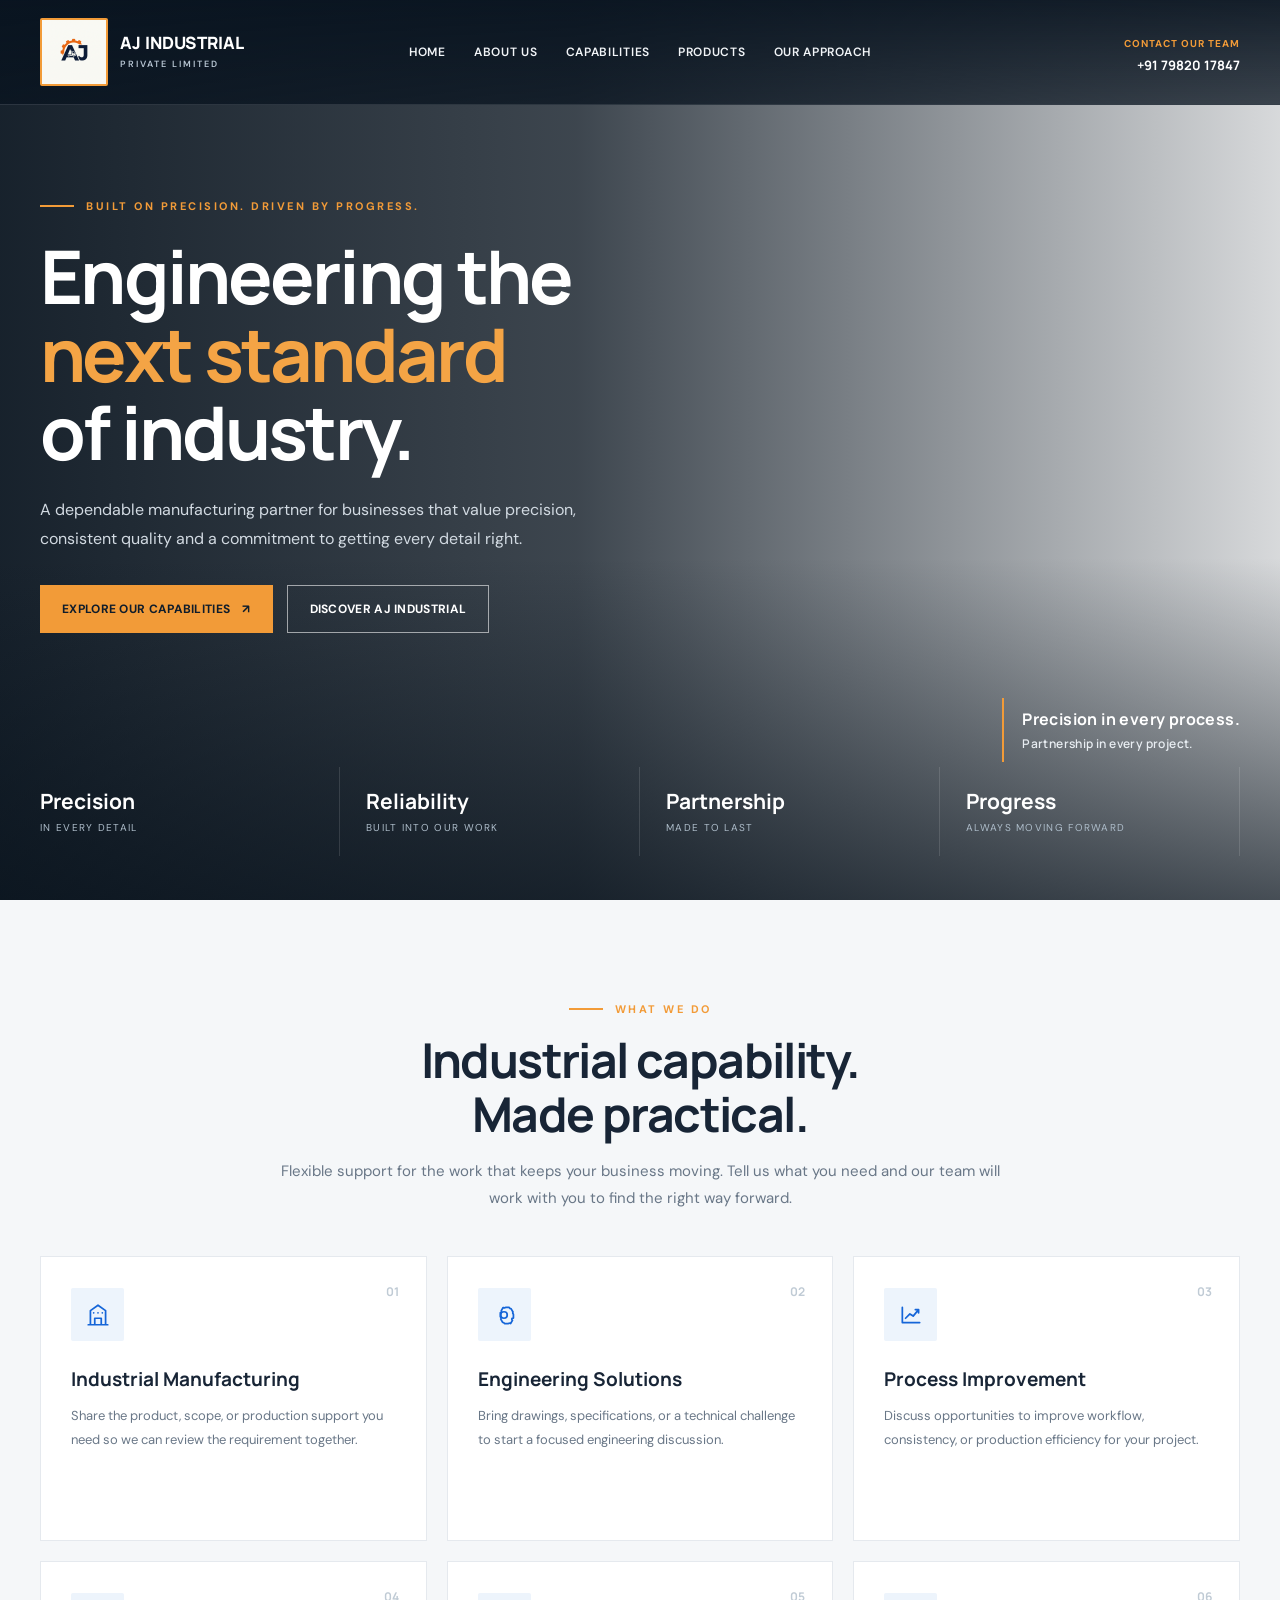
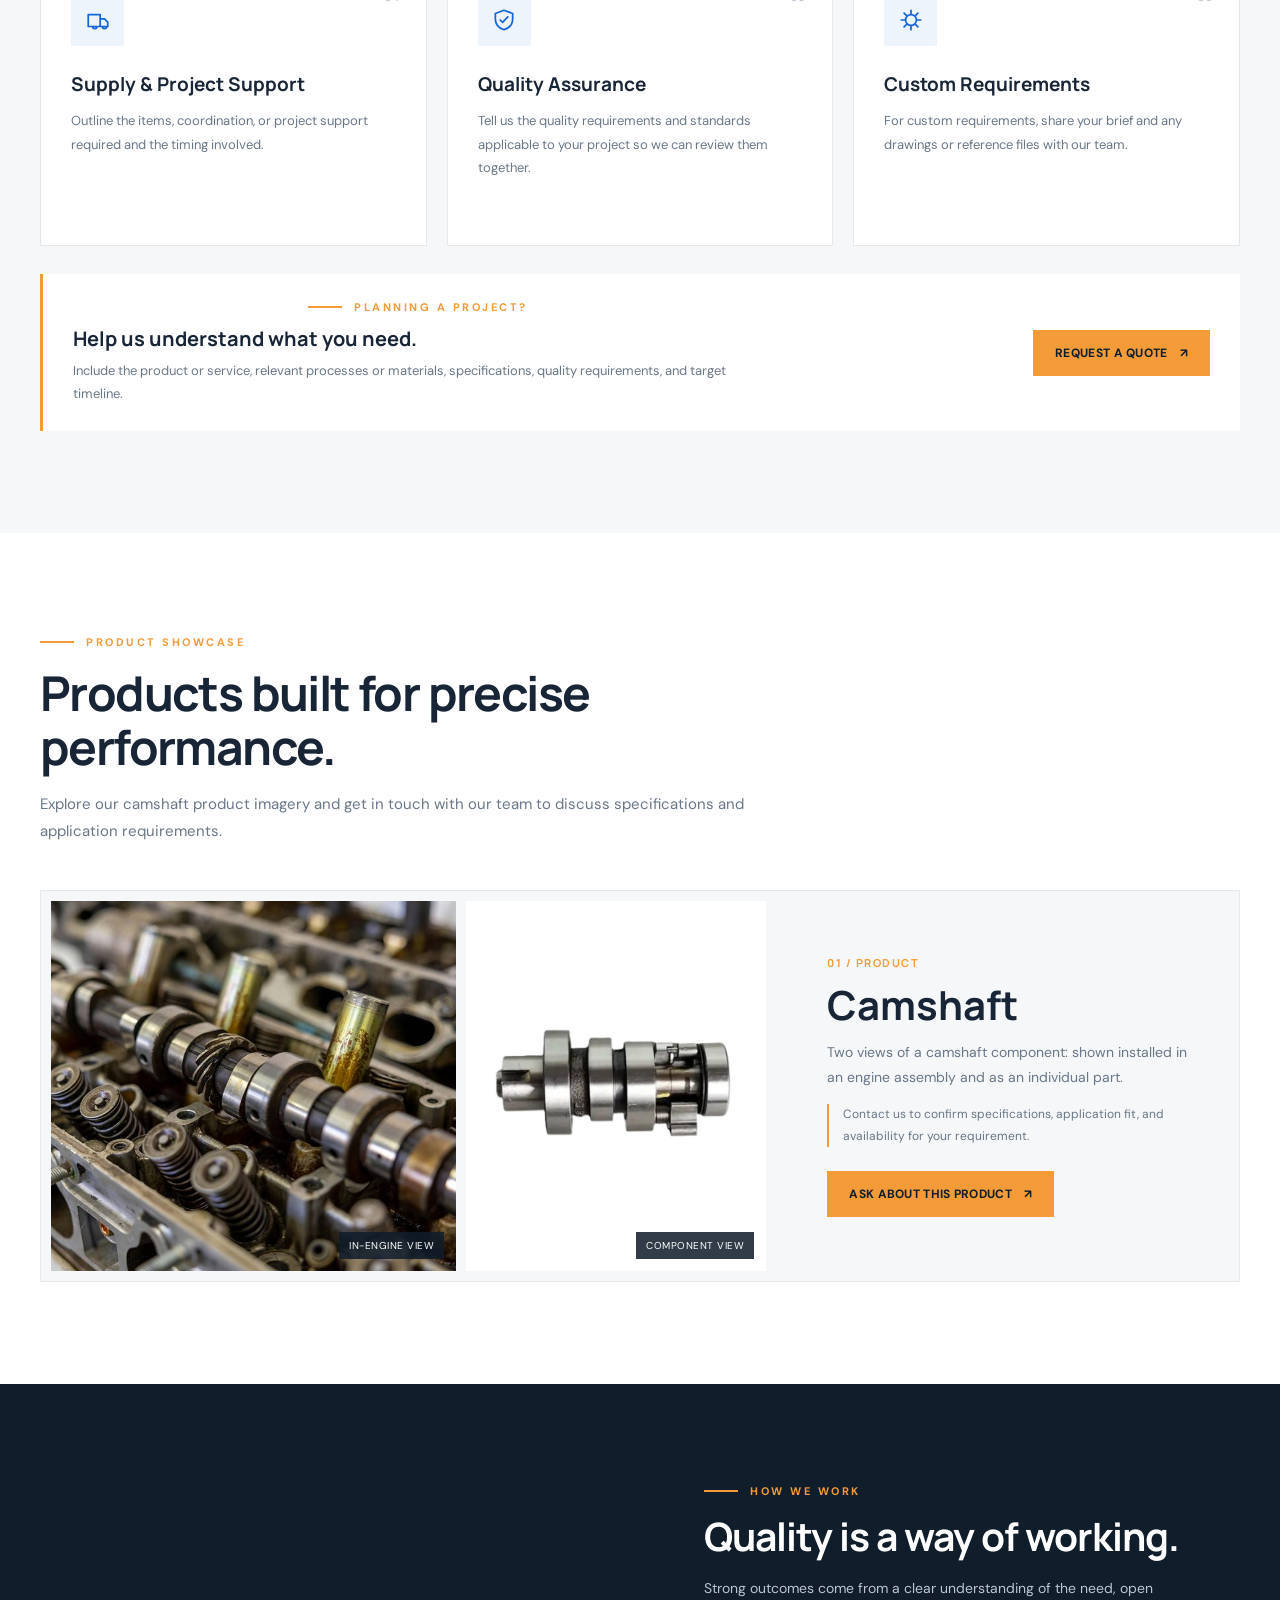
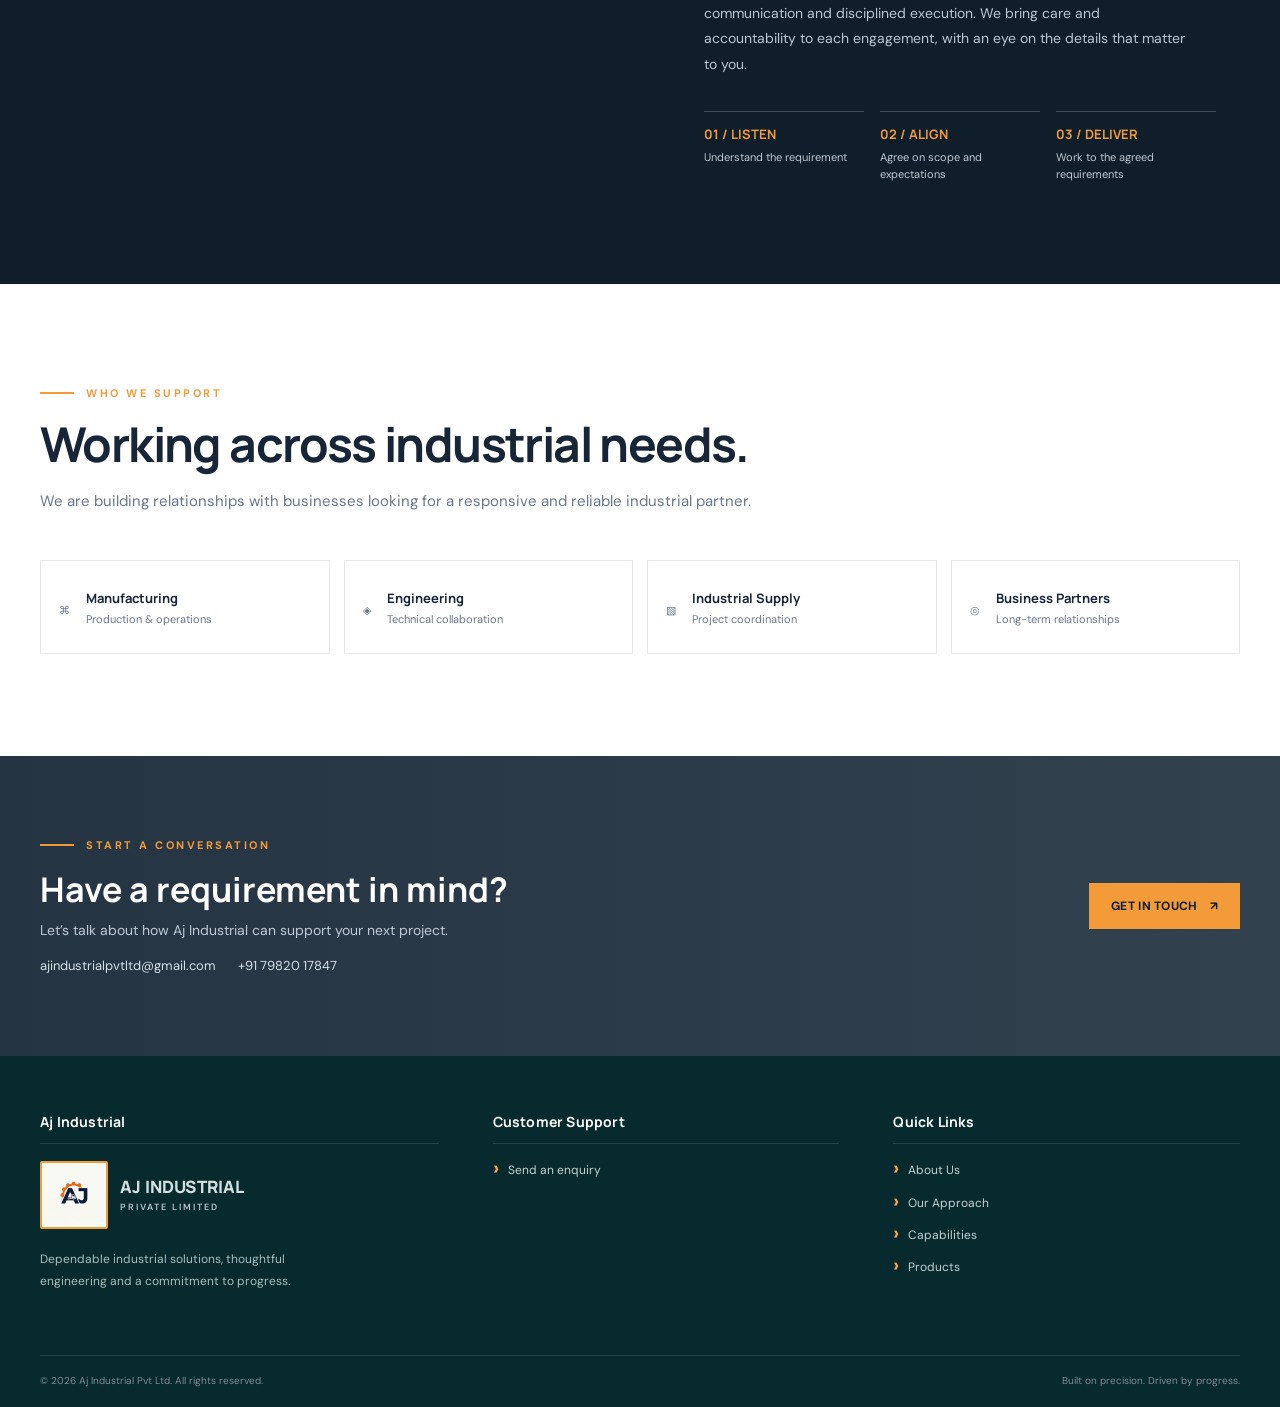
<file: index.html>
<!doctype html>
<html lang="en">
  <head>
    <meta charset="utf-8" />
    <meta name="viewport" content="width=device-width, initial-scale=1" />
    <meta name="theme-color" content="#101d2b" />
    <link rel="icon" type="image/png" href="Visuals/Favicon.png" />
    <meta name="description" content="Aj Industrial Pvt Ltd — precision manufacturing and dependable industrial solutions." />
    <title>
      Aj Industrial Pvt Ltd | Engineering Progress
    </title>
    <link rel="preconnect" href="https://fonts.googleapis.com">
    <link rel="preconnect" href="https://fonts.gstatic.com" crossorigin>
    <link href="https://fonts.googleapis.com/css2?family=DM+Sans:wght@400;500;600;700&family=Manrope:wght@400;500;600;700;800&display=swap" rel="stylesheet">
    <link rel="stylesheet" href="styles.css" />
  </head>
  <body>
  <header class="nav">
    <div class="wrap">
      <a class="brand" href="#home" aria-label="Aj Industrial home">
        <img class="brand-mark" src="Visuals/Favicon.png" alt="Aj Industrial logo" />
        <span class="brand-name">AJ INDUSTRIAL<small>PRIVATE LIMITED</small></span>
      </a>
      <nav class="nav-links" aria-label="Main navigation">
        <a href="#home">Home</a>
        <a href="about.html">About Us</a>
        <a href="#capabilities">Capabilities</a>
        <a href="#products">Products</a>
        <a href="#quality">Our Approach</a>
        <a href="#contact" class="mobile-contact">Contact Us</a>
      </nav>
      <div class="header-contact">
        <a href="contact.html"><span>Contact our team</span></a>
        <strong>+91 79820 17847</strong>
      </div>
      <button class="menu-btn" type="button" aria-label="Open navigation" aria-expanded="false">☰</button>
    </div>
  </header>
    <main>
      <section class="hero" id="home">
        <div class="wrap">
          <div class="eyebrow">
            Built on precision. Driven by progress.
          </div>
          <h1>
            Engineering the
            <br>
            <span>
              next standard
            </span>
            <br>
            of industry.
          </h1>
          <p class="hero-copy">
            A dependable manufacturing partner for businesses that value precision, consistent quality and a commitment to getting every detail right.
          </p>
          <div class="buttons">
            <a href="#capabilities" class="btn btn-primary">
              EXPLORE OUR CAPABILITIES
              <b>
                ↗
              </b>
            </a>
            <a href="about.html" class="btn btn-outline">
              DISCOVER AJ INDUSTRIAL
            </a>
          </div>
        </div>
        <div class="hero-note">
          <b>
            Precision in every process.
          </b>
          Partnership in every project.
        </div>
        <div class="hero-bottom">
          <div class="wrap hero-stats">
            <div class="hero-stat">
              <strong>
                Precision
              </strong>
              <span>
                In every detail
              </span>
            </div>
            <div class="hero-stat">
              <strong>
                Reliability
              </strong>
              <span>
                Built into our work
              </span>
            </div>
            <div class="hero-stat">
              <strong>
                Partnership
              </strong>
              <span>
                Made to last
              </span>
            </div>
            <div class="hero-stat">
              <strong>
                Progress
              </strong>
              <span>
                Always moving forward
              </span>
            </div>
          </div>
        </div>
      </section>
      <section class="capabilities" id="capabilities">
        <div class="wrap">
          <div class="section-head reveal">
            <div class="eyebrow">
              What we do
            </div>
            <h2>
              Industrial capability.
              <br>
              Made practical.
            </h2>
            <p>
              Flexible support for the work that keeps your business moving. Tell us what you need and our team will work with you to find the right way forward.
            </p>
          </div>
          <div class="cards">
            <article class="card reveal">
              <span class="num">
                01
              </span>
              <div class="card-icon">
                <svg viewBox="0 0 24 24">
                  <path d="M3 21h18M5 21V8l7-5 7 5v13M9 21v-6h6v6M8 10h.01M12 10h.01M16 10h.01"/>
                </svg>
              </div>
              <h3>
                Industrial Manufacturing
              </h3>
              <p>
                Share the product, scope, or production support you need so we can review the requirement together.
              </p>
            </article>
            <article class="card reveal">
              <span class="num">
                02
              </span>
              <div class="card-icon">
                <svg viewBox="0 0 24 24">
                  <circle cx="12" cy="12" r="3"/>
                  <path d="M19.4 15a1.7 1.7 0 0 0 .3 1.9l.1.1-1.7 2.9-.2-.1a1.7 1.7 0 0 0-1.8.1l-.2.1h-3.4l-.1-.2a1.7 1.7 0 0 0-1.5-1l-.2-.1-1.7-2.9.1-.2a1.7 1.7 0 0 0-.4-1.8l-.1-.2V10l.2-.1a1.7 1.7 0 0 0 .8-1.7L9.5 8l1.7-2.9.2.1a1.7 1.7 0 0 0 1.8-.1l.2-.1h3.4l.1.2a1.7 1.7 0 0 0 1.5 1l.2.1 1.7 2.9-.1.2a1.7 1.7 0 0 0 .4 1.8l.1.2v3.4z"/>
                </svg>
              </div>
              <h3>
                Engineering Solutions
              </h3>
              <p>
                Bring drawings, specifications, or a technical challenge to start a focused engineering discussion.
              </p>
            </article>
            <article class="card reveal">
              <span class="num">
                03
              </span>
              <div class="card-icon">
                <svg viewBox="0 0 24 24">
                  <path d="M4 19V5m0 14h16M7 15l4-4 3 2 5-6M16 7h3v3"/>
                </svg>
              </div>
              <h3>
                Process Improvement
              </h3>
              <p>
                Discuss opportunities to improve workflow, consistency, or production efficiency for your project.
              </p>
            </article>
            <article class="card reveal">
              <span class="num">
                04
              </span>
              <div class="card-icon">
                <svg viewBox="0 0 24 24">
                  <path d="M3 7h11v11H3zM14 11h4l3 3v4h-7zM7 18a2 2 0 1 0 4 0M16 18a2 2 0 1 0 4 0"/>
                </svg>
              </div>
              <h3>
                Supply & Project Support
              </h3>
              <p>
                Outline the items, coordination, or project support required and the timing involved.
              </p>
            </article>
            <article class="card reveal">
              <span class="num">
                05
              </span>
              <div class="card-icon">
                <svg viewBox="0 0 24 24">
                  <path d="M12 3 4 6v5c0 5 3.4 8.5 8 10 4.6-1.5 8-5 8-10V6l-8-3z"/>
                  <path d="m8.5 12 2.2 2.2 4.8-5"/>
                </svg>
              </div>
              <h3>
                Quality Assurance
              </h3>
              <p>
                Tell us the quality requirements and standards applicable to your project so we can review them together.
              </p>
            </article>
            <article class="card reveal">
              <span class="num">
                06
              </span>
              <div class="card-icon">
                <svg viewBox="0 0 24 24">
                  <path d="M12 3v3m0 12v3M3 12h3m12 0h3M5.6 5.6l2.1 2.1m8.6 8.6 2.1 2.1m0-12.8-2.1 2.1m-8.6 8.6-2.1 2.1"/>
                  <circle cx="12" cy="12" r="5"/>
                </svg>
              </div>
              <h3>
                Custom Requirements
              </h3>
              <p>
                For custom requirements, share your brief and any drawings or reference files with our team.
              </p>
            </article>
          </div>
          <div class="capability-brief reveal">
            <div class="capability-brief-copy">
              <p class="eyebrow">Planning a project?</p>
              <h3>Help us understand what you need.</h3>
              <p>Include the product or service, relevant processes or materials, specifications, quality requirements, and target timeline.</p>
            </div>
            <a class="btn btn-primary" href="contact.html">REQUEST A QUOTE <b aria-hidden="true">↗</b></a>
          </div>
        </div>
      </section>
      <section class="products" id="products">
        <div class="wrap">
          <div class="section-head reveal">
            <div class="eyebrow">Product showcase</div>
            <h2>Products built for precise performance.</h2>
            <p>Explore our camshaft product imagery and get in touch with our team to discuss specifications and application requirements.</p>
          </div>
          <article class="product-showcase reveal">
            <div class="product-gallery" aria-label="Camshaft product images">
              <figure class="product-image product-image-primary">
                <img src="Visuals/Camshaft_1.jpg" alt="Camshaft shown within an engine assembly" loading="lazy" />
                <figcaption>In-engine view</figcaption>
              </figure>
              <figure class="product-image product-image-detail">
                <img src="Visuals/Camshaft_2.jpg" alt="Camshaft component product view" loading="lazy" />
                <figcaption>Component view</figcaption>
              </figure>
            </div>
            <div class="product-copy">
              <span class="product-kicker">01 / PRODUCT</span>
              <h3>Camshaft</h3>
              <p>Two views of a camshaft component: shown installed in an engine assembly and as an individual part.</p>
              <p class="product-note">Contact us to confirm specifications, application fit, and availability for your requirement.</p>
              <a class="btn btn-primary" href="contact.html">ASK ABOUT THIS PRODUCT <b aria-hidden="true">↗</b></a>
            </div>
          </article>
        </div>
      </section>
      <section class="quality" id="quality">
        <div class="quality-grid">
          <div class="quality-photo">
          </div>
          <div class="quality-copy reveal">
            <div class="eyebrow">
              How we work
            </div>
            <h2>
              Quality is a way of working.
            </h2>
            <p>
              Strong outcomes come from a clear understanding of the need, open communication and disciplined execution. We bring care and accountability to each engagement, with an eye on the details that matter to you.
            </p>
            <div class="quality-points">
              <div>
                <b>01 / LISTEN</b>
                <span>Understand the requirement</span>
              </div>
              <div>
                <b>02 / ALIGN</b>
                <span>Agree on scope and expectations</span>
              </div>
              <div>
                <b>03 / DELIVER</b>
                <span>Work to the agreed requirements</span>
              </div>
            </div>
          </div>
        </div>
      </section>
      <section class="sectors" id="sectors">
        <div class="wrap">
          <div class="section-head reveal">
            <div class="eyebrow">
              Who we support
            </div>
            <h2>
              Working across industrial needs.
            </h2>
            <p>
              We are building relationships with businesses looking for a responsive and reliable industrial partner.
            </p>
          </div>
          <div class="sector-row">
            <div class="sector">
              <span class="sector-icon">
                ⌘
              </span>
              <div>
                <strong>
                  Manufacturing
                </strong>
                <span>
                  Production & operations
                </span>
              </div>
            </div>
            <div class="sector">
              <span class="sector-icon">
                ◈
              </span>
              <div>
                <strong>
                  Engineering
                </strong>
                <span>
                  Technical collaboration
                </span>
              </div>
            </div>
            <div class="sector">
              <span class="sector-icon">
                ▧
              </span>
              <div>
                <strong>
                  Industrial Supply
                </strong>
                <span>
                  Project coordination
                </span>
              </div>
            </div>
            <div class="sector">
              <span class="sector-icon">
                ◎
              </span>
              <div>
                <strong>
                  Business Partners
                </strong>
                <span>
                  Long-term relationships
                </span>
              </div>
            </div>
          </div>
        </div>
      </section>
      <section class="cta" id="contact">
        <div class="wrap cta-inner">
          <div>
            <div class="eyebrow">
              Start a conversation
            </div>
            <h2>
              Have a requirement in mind?
            </h2>
            <p>
              Let’s talk about how Aj Industrial can support your next project.
            </p>
            <div class="cta-contact-details">
              <span class="contact-email">ajindustrialpvtltd@gmail.com</span>
              <span>+91 79820 17847</span>
            </div>
          </div>
          <a class="btn btn-primary" href="contact.html">
            GET IN TOUCH
            <b>
              ↗
            </b>
          </a>
        </div>
      </section>
    </main>
    <footer>
      <div class="wrap">
        <div class="footer-grid">
          <div class="footer-brand">
            <div class="footer-title">
              Aj Industrial
            </div>
            <a class="brand" href="#home">
              <img class="brand-mark" src="Visuals/Favicon.png" alt="Aj Industrial logo">
              <span class="brand-name">
                AJ INDUSTRIAL
                <small>
                  PRIVATE LIMITED
                </small>
              </span>
            </a>
            <p>
              Dependable industrial solutions, thoughtful engineering and a commitment to progress.
            </p>
          </div>
          <div>
            <div class="footer-title">
              Customer Support
            </div>
            <div class="footer-links">
              <a href="contact.html">Send an enquiry</a>
            </div>
          </div>
          <div>
            <div class="footer-title">
              Quick Links
            </div>
            <div class="footer-links">
              <a href="about.html">About Us</a>
              <a href="#quality">Our Approach</a>
              <a href="#capabilities">Capabilities</a>
              <a href="#products">Products</a>
            </div>
          </div>
        </div>
        <div class="copyright">
          <span>
            ©
            <span id="year">
            </span>
            Aj Industrial Pvt Ltd. All rights reserved.
          </span>
          <span>
            Built on precision. Driven by progress.
          </span>
        </div>
      </div>
    </footer>
    <script src="script.js" defer>
    </script>
  </body>
</html>
</file>
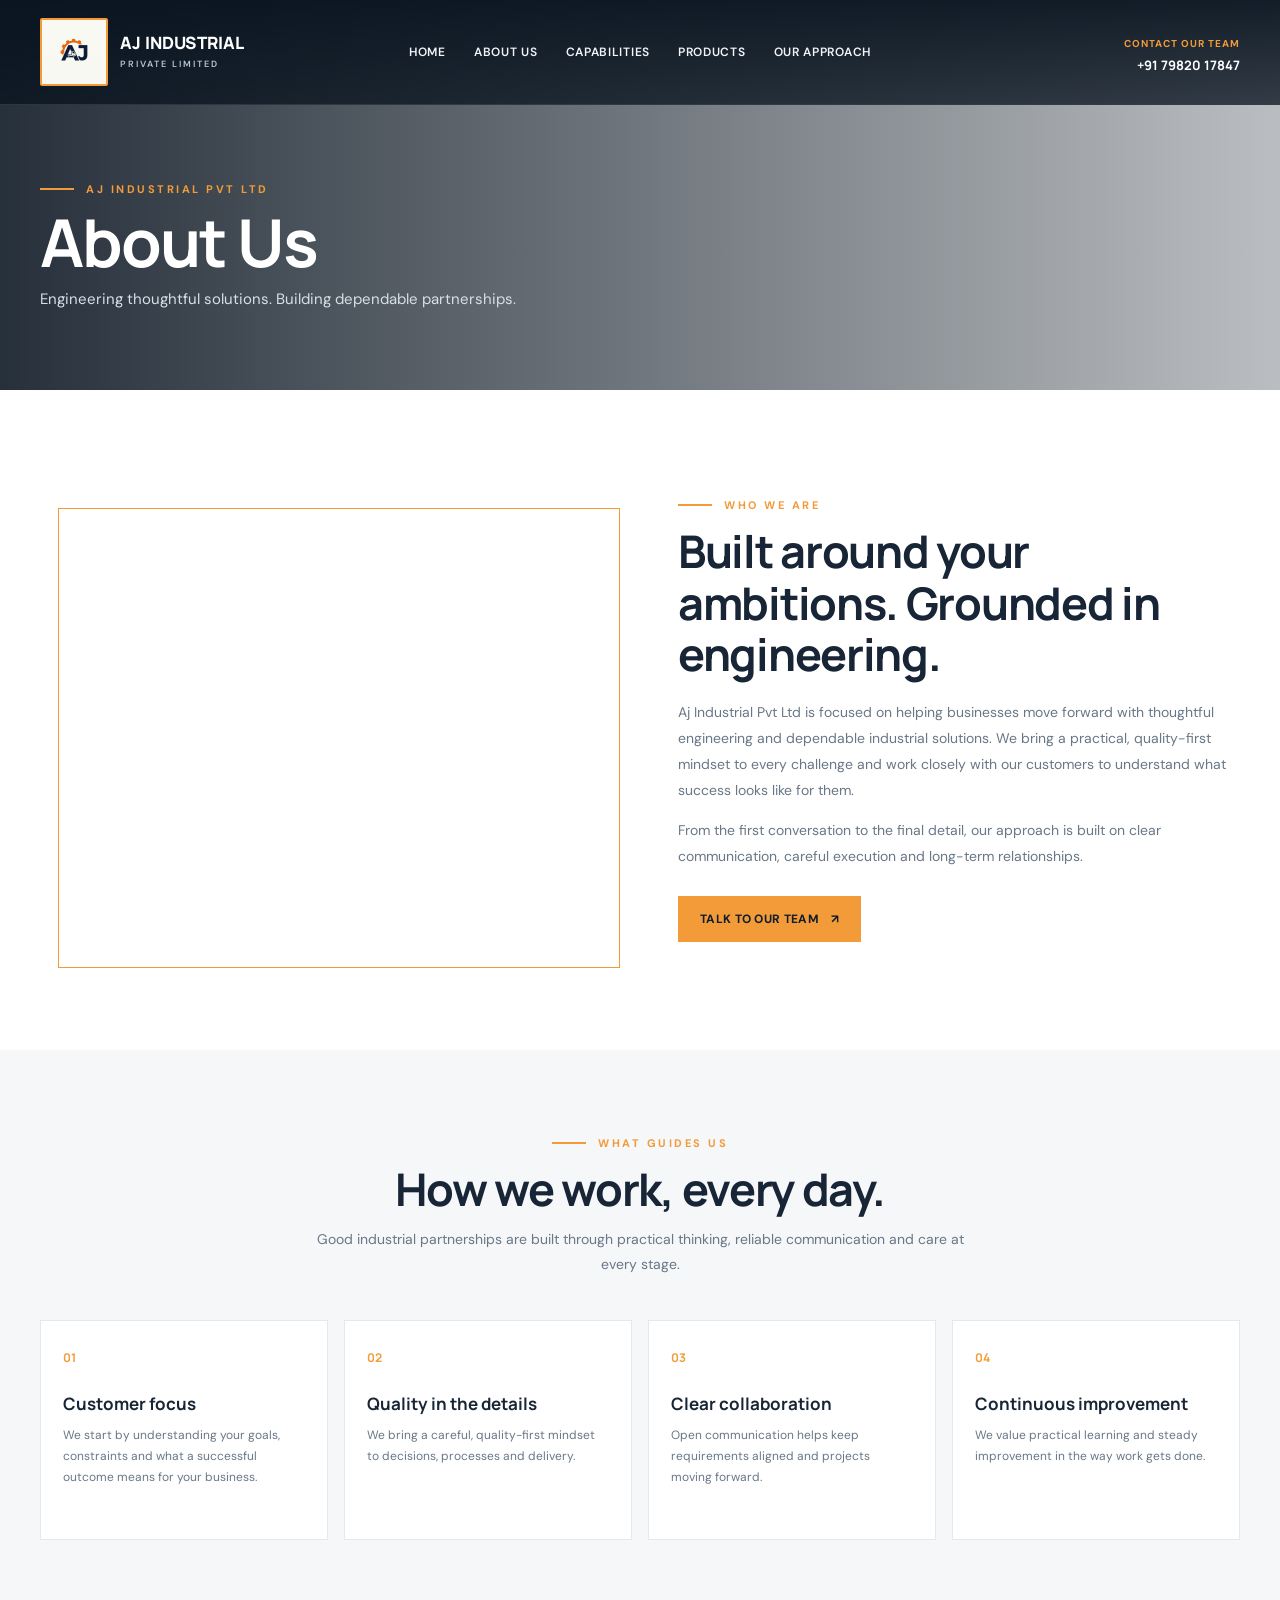
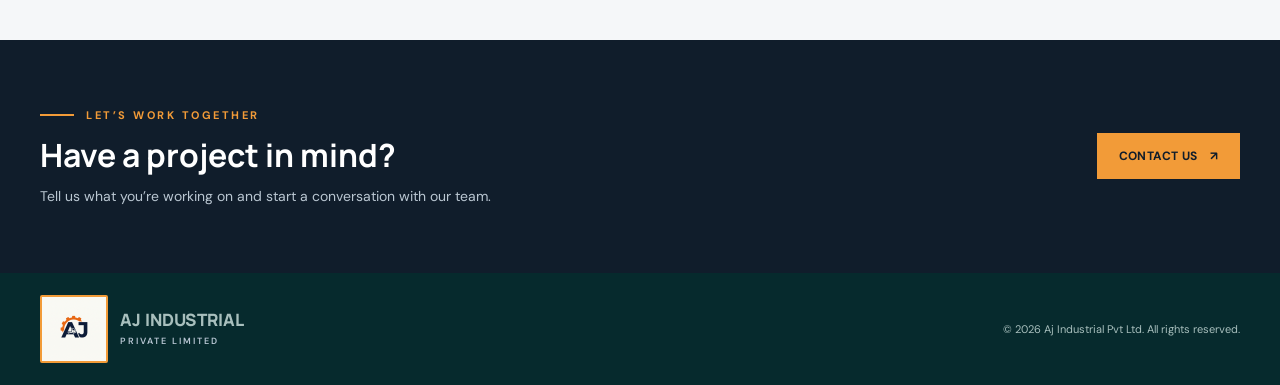
<file: about.html>
<!doctype html>
<html lang="en">
<head>
  <meta charset="utf-8" />
  <meta name="viewport" content="width=device-width, initial-scale=1" />
  <meta name="theme-color" content="#101d2b" />
  <meta name="description" content="Learn about Aj Industrial Pvt Ltd and our quality-first approach to industrial solutions." />
  <link rel="icon" type="image/png" href="Visuals/Favicon.png" />
  <title>About Us | Aj Industrial Pvt Ltd</title>
  <link rel="preconnect" href="https://fonts.googleapis.com" />
  <link rel="preconnect" href="https://fonts.gstatic.com" crossorigin />
  <link href="https://fonts.googleapis.com/css2?family=DM+Sans:wght@400;500;600;700&family=Manrope:wght@400;500;600;700;800&display=swap" rel="stylesheet" />
  <link rel="stylesheet" href="styles.css" />
  <link rel="stylesheet" href="about.css" />
  <script src="script.js" defer></script>
</head>
<body>
  <header class="nav">
    <div class="wrap">
      <a class="brand" href="index.html#home" aria-label="Aj Industrial home">
        <img class="brand-mark" src="Visuals/Favicon.png" alt="Aj Industrial logo" />
        <span class="brand-name">AJ INDUSTRIAL<small>PRIVATE LIMITED</small></span>
      </a>
      <nav class="nav-links" aria-label="Main navigation">
        <a href="index.html#home">Home</a>
        <a href="about.html" aria-current="page">About Us</a>
        <a href="index.html#capabilities">Capabilities</a>
        <a href="index.html#products">Products</a>
        <a href="index.html#quality">Our Approach</a>
        <a class="mobile-contact" href="contact.html">Contact Us</a>
      </nav>
      <div class="header-contact">
        <a href="contact.html"><span>Contact our team</span></a>
        <strong>+91 79820 17847</strong>
      </div>
      <button class="menu-btn" type="button" aria-label="Open navigation" aria-expanded="false">☰</button>
    </div>
  </header>

  <main>
    <section class="about-hero">
      <div class="wrap">
        <p class="eyebrow">Aj Industrial Pvt Ltd</p>
        <h1>About Us</h1>
        <p>Engineering thoughtful solutions. Building dependable partnerships.</p>
      </div>
    </section>

    <section class="about-introduction">
      <div class="wrap about-introduction-grid">
        <div class="about-image reveal" role="img" aria-label="Industrial engineering and manufacturing workspace"></div>
        <div class="about-copy reveal">
          <p class="eyebrow">Who we are</p>
          <h2>Built around your ambitions. Grounded in engineering.</h2>
          <p>Aj Industrial Pvt Ltd is focused on helping businesses move forward with thoughtful engineering and dependable industrial solutions. We bring a practical, quality-first mindset to every challenge and work closely with our customers to understand what success looks like for them.</p>
          <p>From the first conversation to the final detail, our approach is built on clear communication, careful execution and long-term relationships.</p>
          <a class="btn btn-primary" href="contact.html">TALK TO OUR TEAM <b aria-hidden="true">↗</b></a>
        </div>
      </div>
    </section>

    <section class="about-principles">
      <div class="wrap">
        <div class="about-section-heading reveal">
          <p class="eyebrow">What guides us</p>
          <h2>How we work, every day.</h2>
          <p>Good industrial partnerships are built through practical thinking, reliable communication and care at every stage.</p>
        </div>
        <div class="principle-grid">
          <article class="principle-card reveal">
            <span>01</span>
            <h3>Customer focus</h3>
            <p>We start by understanding your goals, constraints and what a successful outcome means for your business.</p>
          </article>
          <article class="principle-card reveal">
            <span>02</span>
            <h3>Quality in the details</h3>
            <p>We bring a careful, quality-first mindset to decisions, processes and delivery.</p>
          </article>
          <article class="principle-card reveal">
            <span>03</span>
            <h3>Clear collaboration</h3>
            <p>Open communication helps keep requirements aligned and projects moving forward.</p>
          </article>
          <article class="principle-card reveal">
            <span>04</span>
            <h3>Continuous improvement</h3>
            <p>We value practical learning and steady improvement in the way work gets done.</p>
          </article>
        </div>
      </div>
    </section>

    <section class="about-cta">
      <div class="wrap about-cta-inner">
        <div>
          <p class="eyebrow">Let’s work together</p>
          <h2>Have a project in mind?</h2>
          <p>Tell us what you’re working on and start a conversation with our team.</p>
        </div>
        <a class="btn btn-primary" href="contact.html">CONTACT US <b aria-hidden="true">↗</b></a>
      </div>
    </section>
  </main>

  <footer class="about-footer">
    <div class="wrap about-footer-inner">
      <a class="brand" href="index.html#home">
        <img class="brand-mark" src="Visuals/Favicon.png" alt="Aj Industrial logo" />
        <span class="brand-name">AJ INDUSTRIAL<small>PRIVATE LIMITED</small></span>
      </a>
      <span>© <span id="year"></span> Aj Industrial Pvt Ltd. All rights reserved.</span>
    </div>
  </footer>
</body>
</html>
</file>
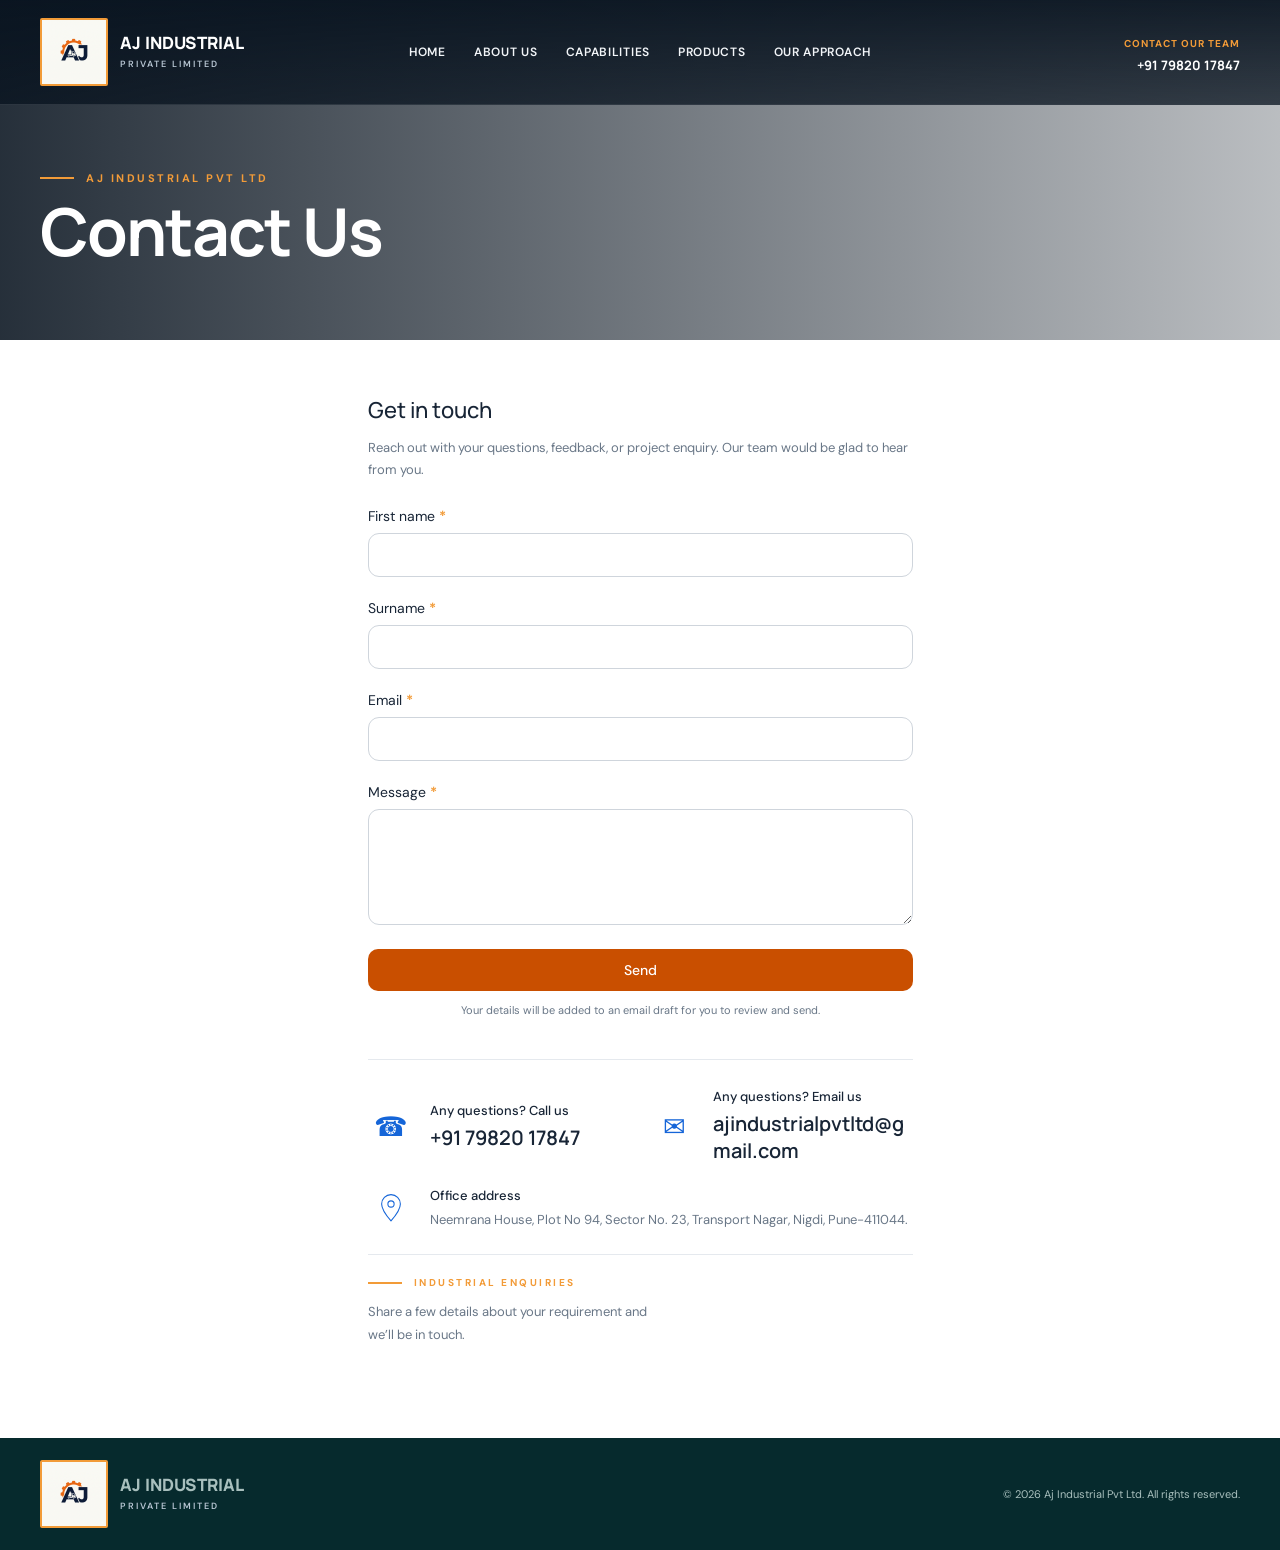
<file: contact.html>
<!doctype html>
<html lang="en">
<head>
  <meta charset="utf-8" />
  <meta name="viewport" content="width=device-width, initial-scale=1" />
  <meta name="theme-color" content="#101d2b" />
  <meta name="description" content="Contact Aj Industrial Pvt Ltd for industrial enquiries and project discussions." />
  <link rel="icon" type="image/png" href="Visuals/Favicon.png" />
  <title>Contact Us | Aj Industrial Pvt Ltd</title>
  <link rel="preconnect" href="https://fonts.googleapis.com" />
  <link rel="preconnect" href="https://fonts.gstatic.com" crossorigin />
  <link href="https://fonts.googleapis.com/css2?family=DM+Sans:wght@400;500;600;700&family=Manrope:wght@400;500;600;700;800&display=swap" rel="stylesheet" />
  <link rel="stylesheet" href="styles.css" />
  <link rel="stylesheet" href="contact.css" />
  <script src="script.js" defer></script>
  <script src="contact.js" defer></script>
</head>
<body>
  <header class="nav">
    <div class="wrap">
      <a class="brand" href="index.html#home" aria-label="Aj Industrial home">
        <img class="brand-mark" src="Visuals/Favicon.png" alt="Aj Industrial logo" />
        <span class="brand-name">AJ INDUSTRIAL<small>PRIVATE LIMITED</small></span>
      </a>
      <nav class="nav-links" aria-label="Main navigation">
        <a href="index.html#home">Home</a>
        <a href="about.html">About Us</a>
        <a href="index.html#capabilities">Capabilities</a>
        <a href="index.html#products">Products</a>
        <a href="index.html#quality">Our Approach</a>
        <a class="mobile-contact" href="#contact-form">Contact Us</a>
      </nav>
      <div class="header-contact">
        <a href="#contact-form"><span>Contact our team</span></a>
        <strong>+91 79820 17847</strong>
      </div>
      <button class="menu-btn" type="button" aria-label="Open navigation" aria-expanded="false">☰</button>
    </div>
  </header>
  <main>
    <section class="contact-hero">
      <div class="wrap">
        <p class="eyebrow">Aj Industrial Pvt Ltd</p>
        <h1>Contact Us</h1>
      </div>
    </section>
    <section class="contact-section" id="contact-form">
      <div class="wrap">
        <div class="contact-heading">
          <p class="eyebrow">Start a conversation</p>
          <h2>Get in touch</h2>
          <p>Reach out with your questions, feedback, or project enquiry. Our team would be glad to hear from you.</p>
        </div>
        <div class="contact-panel">
          <form class="enquiry-form" id="enquiry-form" novalidate>
            <div class="form-fields">
              <label>
                <span>First name <b>*</b></span>
                <input name="firstName" type="text" autocomplete="given-name" aria-describedby="first-name-error" required />
                <small class="form-error" id="first-name-error">Enter a first name.</small>
              </label>
              <label>
                <span>Surname <b>*</b></span>
                <input name="surname" type="text" autocomplete="family-name" aria-describedby="surname-error" required />
                <small class="form-error" id="surname-error">Enter a last name.</small>
              </label>
              <label>
                <span>Email <b>*</b></span>
                <input name="email" type="email" autocomplete="email" aria-describedby="email-error" required />
                <small class="form-error" id="email-error">Enter a valid email address.</small>
              </label>
              <label class="message-field">
                <span>Message <b>*</b></span>
                <textarea name="message" rows="5" aria-describedby="message-error" required></textarea>
                <small class="form-error" id="message-error">Enter a message.</small>
              </label>
            </div>
            <button class="contact-submit" type="submit">Send</button>
            <p class="form-note" id="form-note">Your details will be added to an email draft for you to review and send.</p>
          </form>
          <aside class="contact-details" aria-label="Contact details">
            <div class="contact-detail">
              <span class="detail-icon" aria-hidden="true">☎</span>
              <div><h3>Any questions? Call us</h3><span class="contact-phone">+91 79820 17847</span></div>
            </div>
            <div class="contact-detail">
              <span class="detail-icon" aria-hidden="true">✉</span>
              <div><h3>Any questions? Email us</h3><span class="contact-email">ajindustrialpvtltd@gmail.com</span></div>
            </div>
            <div class="contact-detail address-detail">
              <span class="detail-icon" aria-hidden="true">
                <svg viewBox="0 0 48 48"><path d="M24 43s15-17 15-27a15 15 0 1 0-30 0c0 10 15 27 15 27Z" /><circle cx="24" cy="16" r="5" /></svg>
              </span>
              <div>
                <h3>Office address</h3>
                <address>Neemrana House, Plot No 94, Sector No. 23, Transport Nagar, Nigdi, Pune-411044.</address>
              </div>
            </div>
            <div class="detail-note">
              <span class="eyebrow">Industrial enquiries</span>
              <p>Share a few details about your requirement and we’ll be in touch.</p>
            </div>
          </aside>
        </div>
      </div>
    </section>
  </main>
  <footer class="contact-footer">
    <div class="wrap footer-bottom">
      <a class="brand" href="index.html#home">
        <img class="brand-mark" src="Visuals/Favicon.png" alt="Aj Industrial logo" />
        <span class="brand-name">AJ INDUSTRIAL<small>PRIVATE LIMITED</small></span>
      </a>
      <span>© <span id="year"></span> Aj Industrial Pvt Ltd. All rights reserved.</span>
    </div>
  </footer>
</body>
</html>
</file>
<file: styles.css>
:root {
  --navy:#101d2b;
  --navy2:#172a3c;
  --blue:#1565d8;
  --orange:#f29b38;
  --ink:#182536;
  --muted:#697787;
  --paper:#f5f7f9;
  --white:#fff;
  --line:#e5e9ee;
  --max:1200px;
}
* {
  box-sizing:border-box;
}
html {
  scroll-behavior:smooth;
}
body {
  margin:0;
  color:var(--ink);
  font-family:'DM Sans',sans-serif;
  background:#fff;
}
a {
  color:inherit;
  text-decoration:none;
}
.wrap {
  width:min(var(--max),calc(100% - 48px));
  margin:auto;
}
.topline {
  background:#0b1621;
  color:#d7e0ea;
  font-size:12px;
}
.topline .wrap {
  height:38px;
  display:flex;
  align-items:center;
  justify-content:space-between;
}
.top-left,.top-right {
  display:flex;
  gap:24px;
  align-items:center;
}
.topline a:hover {
  color:#fff;
}
.dot {
  color:var(--orange);
  padding-right:7px;
}
.nav {
  background:rgba(16,29,43,.97);
  position:absolute;
  z-index:5;
  top:38px;
  width:100%;
  color:white;
  border-bottom:1px solid #ffffff24;
}
.nav .wrap {
  height:84px;
  display:flex;
  align-items:center;
  justify-content:space-between;
}
.brand {
  display:flex;
  align-items:center;
  gap:12px;
}
.brand-mark {
  width:44px;
  height:44px;
  border:2px solid var(--orange);
  display:grid;
  place-items:center;
  font-family:Manrope;
  font-weight:800;
  font-size:15px;
  letter-spacing:-1px;
  color:white;
  position:relative;
}
.brand-mark:after {
  content:'';
  position:absolute;
  right:-5px;
  bottom:-5px;
  width:12px;
  height:12px;
  background:var(--orange);
}
.brand-name {
  font:800 17px Manrope;
  line-height:1.1;
  letter-spacing:.2px;
}
.brand-name small {
  display:block;
  font:600 9px 'DM Sans';
  letter-spacing:2px;
  color:#b7c5d2;
  margin-top:5px;
}
.nav-links {
  display:flex;
  gap:32px;
  align-items:center;
  font-size:13px;
  font-weight:600;
}
.nav-links a {
  color:#e1e7ed;
  transition:.2s;
}
.nav-links a:hover {
  color:var(--orange);
}
.nav-cta {
  padding:13px 18px;
  border:1px solid #ffffff70!important;
}
.menu-btn {
  display:none;
  background:none;
  border:0;
  color:white;
  font-size:25px;
}
.hero {
  min-height:710px;
  height:min(800px,90vh);
  position:relative;
  color:#fff;
  background:linear-gradient(90deg,rgba(9,20,31,.94) 0%,rgba(9,20,31,.79) 45%,rgba(9,20,31,.16) 100%),url('https://images.unsplash.com/photo-1567789884554-0b844b597180?auto=format&fit=crop&w=2200&q=85') center 48%/cover;
  display:flex;
  align-items:center;
}
.hero:after {
  content:'';
  position:absolute;
  inset:0;
  background:linear-gradient(0deg,rgba(8,18,28,.7),transparent 38%);
  pointer-events:none;
}
.hero .wrap {
  position:relative;
  z-index:1;
  padding-top:0;
  transform:translateY(-26px);
}
.eyebrow {
  display:flex;
  align-items:center;
  gap:12px;
  color:var(--orange);
  font-size:11px;
  letter-spacing:2.5px;
  text-transform:uppercase;
  font-weight:700;
}
.eyebrow:before {
  content:'';
  height:2px;
  width:34px;
  background:var(--orange);
}
h1,h2,h3,p {
  margin-top:0;
}
h1 {
  font:700 clamp(42px,6vw,74px)/1.06 Manrope;
  letter-spacing:-2.7px;
  max-width:730px;
  margin:24px 0;
}
.hero h1 span {
  color:#f4a445;
}
.hero-copy {
  font-size:16px;
  line-height:1.8;
  color:#d2dae2;
  max-width:545px;
  margin-bottom:32px;
}
.buttons {
  display:flex;
  gap:14px;
  flex-wrap:wrap;
}
.btn {
  display:inline-flex;
  align-items:center;
  justify-content:center;
  gap:12px;
  padding:15px 22px;
  font-size:12px;
  font-weight:700;
  letter-spacing:.3px;
  transition:.2s;
}
.btn-primary {
  background:var(--orange);
  color:#101d2b;
}
.btn-primary:hover {
  background:#ffb958;
  transform:translateY(-2px);
}
.btn-outline {
  border:1px solid #ffffff91;
  color:#fff;
}
.btn-outline:hover {
  background:#ffffff18;
}
.hero-note {
  position:absolute;
  right:max(24px,calc((100% - var(--max))/2));
  bottom:125px;
  z-index:1;
  border-left:2px solid var(--orange);
  padding:8px 0 8px 18px;
  font:600 12px/1.7 Manrope;
  color:#e8edf2;
  letter-spacing:.4px;
}
.hero-note b {
  display:block;
  font-size:16px;
  color:white;
}
.hero-bottom {
  position:absolute;
  z-index:1;
  bottom:0;
  left:0;
  width:100%;
  background:transparent;
  border-top:0;
}
.hero-stats {
  display:grid;
  grid-template-columns:repeat(4,1fr);
}
.hero-stat {
  padding:20px 26px;
  border-right:1px solid #ffffff20;
}
.hero-stat:first-child {
  padding-left:0;
}
.hero-stat strong {
  font:700 21px Manrope;
  display:block;
  color:white;
}
.hero-stat span {
  font-size:10px;
  letter-spacing:1.3px;
  color:#aebdca;
  text-transform:uppercase;
}
section {
  padding:102px 0;
}
.section-head {
  max-width:700px;
  margin-bottom:45px;
}
.section-head h2 {
  font:700 clamp(32px,4vw,48px)/1.13 Manrope;
  letter-spacing:-1.6px;
  margin:17px 0;
}
.section-head p {
  color:var(--muted);
  line-height:1.8;
  font-size:15px;
}
.about-grid {
  display:grid;
  grid-template-columns:1fr 1fr;
  gap:74px;
  align-items:center;
}
.about-visual {
  position:relative;
  min-height:475px;
  background:url('https://images.unsplash.com/photo-1581092160562-40aa08e78837?auto=format&fit=crop&w=1000&q=85') center/cover;
}
.about-visual:before {
  content:'';
  position:absolute;
  inset:18px -18px -18px 18px;
  border:1px solid var(--orange);
  z-index:-1;
}
.about-tag {
  position:absolute;
  background:var(--navy);
  color:white;
  padding:22px 28px;
  right:-1px;
  bottom:0;
}
.about-tag strong {
  font:700 24px Manrope;
  display:block;
}
.about-tag span {
  font-size:10px;
  letter-spacing:1px;
  text-transform:uppercase;
  color:#c5d0db;
}
.about-content h2 {
  font:700 clamp(32px,4vw,45px)/1.14 Manrope;
  letter-spacing:-1.3px;
  margin:16px 0 20px;
}
.about-content p {
  color:var(--muted);
  line-height:1.85;
  font-size:14px;
}
.ticks {
  display:grid;
  grid-template-columns:1fr 1fr;
  gap:15px 12px;
  margin:28px 0 32px;
}
.tick {
  font-size:12px;
  font-weight:700;
  display:flex;
  align-items:center;
  gap:9px;
}
.tick i {
  width:21px;
  height:21px;
  border-radius:50%;
  background:#eaf2fc;
  color:var(--blue);
  font-style:normal;
  display:grid;
  place-items:center;
  font-size:12px;
}
.capabilities {
  background:var(--paper);
}
.capabilities .section-head {
  text-align:center;
  margin:0 auto 44px;
}
.capabilities .eyebrow {
  justify-content:center;
}
.cards {
  display:grid;
  grid-template-columns:repeat(3,1fr);
  gap:20px;
}
.card {
  background:white;
  min-height:305px;
  padding:31px 30px;
  border:1px solid var(--line);
  position:relative;
  transition:.25s;
}
.card:hover {
  transform:translateY(-6px);
  box-shadow:0 20px 40px #10223512;
  border-color:#c7d8ec;
}
.card-icon {
  width:53px;
  height:53px;
  background:#edf4fc;
  color:var(--blue);
  display:grid;
  place-items:center;
  margin-bottom:25px;
}
.card-icon svg {
  width:26px;
  height:26px;
  fill:none;
  stroke:currentColor;
  stroke-width:1.6;
  stroke-linecap:round;
  stroke-linejoin:round;
}
.card h3 {
  font:700 19px Manrope;
  margin-bottom:12px;
}
.card p {
  font-size:13px;
  color:var(--muted);
  line-height:1.8;
  margin:0;
}
.card .num {
  position:absolute;
  right:27px;
  top:26px;
  font:700 12px Manrope;
  color:#c0cbd5;
}
.quality {
  padding:0;
  background:var(--navy);
  color:white;
}
.quality-grid {
  display:grid;
  grid-template-columns:1fr 1fr;
  min-height:470px;
}
.quality-photo {
  background:url('https://images.unsplash.com/photo-1581091226825-a6a2a5aee158?auto=format&fit=crop&w=1200&q=85') center/cover;
  min-height:400px;
}
.quality-copy {
  padding:78px max(30px,calc((100vw - var(--max))/2));
  padding-left:62px;
  display:flex;
  justify-content:center;
  flex-direction:column;
}
.quality-copy h2 {
  font:700 39px/1.12 Manrope;
  letter-spacing:-1px;
  margin:17px 0;
}
.quality-copy p {
  color:#bac7d2;
  line-height:1.8;
  font-size:14px;
  max-width:490px;
}
.quality-points {
  display:flex;
  gap:32px;
  margin-top:20px;
}
.quality-points div {
  border-top:1px solid #ffffff35;
  padding-top:13px;
}
.quality-points b {
  display:block;
  color:var(--orange);
  font:700 13px Manrope;
  margin-bottom:6px;
}
.quality-points span {
  font-size:11px;
  color:#bdc9d3;
}
.sectors {
  background:#fff;
}
.sector-row {
  display:grid;
  grid-template-columns:repeat(4,1fr);
  border-top:1px solid var(--line);
  border-bottom:1px solid var(--line);
}
.sector {
  padding:25px 22px 25px 0;
  display:flex;
  align-items:center;
  gap:16px;
  border-right:1px solid var(--line);
}
.sector:not(:first-child) {
  padding-left:22px;
}
.sector:last-child {
  border:0;
}
.sector-icon {
  color:var(--blue);
  font-size:25px;
}
.sector strong {
  font:700 13px Manrope;
  display:block;
}
.sector span {
  font-size:11px;
  color:var(--muted);
  display:block;
  margin-top:5px;
}
.cta {
  padding:70px 0;
  background:linear-gradient(90deg,#0f2030e8,#0f2030d9),url('https://images.unsplash.com/photo-1565043589221-1a6fd9ae45c7?auto=format&fit=crop&w=1800&q=80') center/cover;
  color:#fff;
}
.cta-inner {
  display:flex;
  justify-content:space-between;
  align-items:center;
  gap:28px;
}
.cta h2 {
  font:700 34px Manrope;
  margin:0 0 9px;
}
.cta p {
  color:#bdcad6;
  margin:0;
  font-size:14px;
}
footer {
  background:#062a2d;
  color:#d3e0df;
  padding:52px 0 20px;
}
.footer-grid {
  display:grid;
  grid-template-columns:1.15fr 1fr 1fr;
  gap:54px;
  padding-bottom:42px;
}
.footer-brand p {
  font-size:12px;
  line-height:1.8;
  color:#a8bfbd;
  max-width:310px;
  margin:20px 0;
}
.footer-title {
  font:700 14px Manrope;
  color:#fff;
  letter-spacing:.2px;
  margin:4px 0 17px;
  padding-bottom:12px;
  border-bottom:1px solid #ffffff20;
}
.footer-links {
  display:grid;
  gap:13px;
  font-size:12px;
  color:#c4d2d1;
}
.footer-links a:before {
  content:"›";
  font-size:20px;
  line-height:10px;
  font-weight:700;
  color:#f4a445;
  margin-right:9px;
  vertical-align:-1px;
}
.footer-links a:hover {
  color:var(--orange);
}
.copyright {
  border-top:1px solid #ffffff1c;
  padding-top:18px;
  display:flex;
  justify-content:space-between;
  font-size:10px;
  color:#7e8c99;
}
.reveal {
  opacity:0;
  transform:translateY(20px);
  transition:opacity .6s ease,transform .6s ease;
}
.reveal.visible {
  opacity:1;
  transform:none;
}
@media(max-width:850px) {
  .nav-links {
    gap:18px;
  }
  .nav-links a {
    font-size:11px;
  }
  .about-grid {
    gap:45px;
  }
  .quality-copy {
    padding:55px 35px;
  }
  .footer-grid {
    grid-template-columns:1fr 1fr;
  }
  .sector-row {
    grid-template-columns:1fr 1fr;
  }
  .sector:nth-child(2) {
    border-right:0;
  }
  .sector:nth-child(n+3) {
    border-top:1px solid var(--line);
  }
}
@media(max-width:640px) {
  .wrap {
    width:min(var(--max),calc(100% - 34px));
  }
  .top-left span:nth-child(2),.top-right {
    display:none;
  }
  .topline .wrap {
    height:34px;
  }
  .nav {
    top:34px;
  }
  .nav .wrap {
    height:72px;
  }
  .menu-btn {
    display:block;
  }
  .nav-links {
    display:none;
    position:absolute;
    left:0;
    right:0;
    top:72px;
    background:var(--navy);
    padding:20px 24px 25px;
    align-items:stretch;
    flex-direction:column;
    gap:20px;
    border-top:1px solid #ffffff20;
  }
  .nav-links.open {
    display:flex;
  }
  .nav-links a {
    font-size:13px;
  }
  .nav-cta {
    text-align:center;
  }
  .hero {
    height:760px;
    min-height:690px;
    background-position:60% center;
  }
  .hero .wrap {
    padding-top:80px;
    transform:none;
  }
  .hero h1 {
    letter-spacing:-1.5px;
  }
  .hero-copy {
    font-size:14px;
  }
  .hero-note {
    display:none;
  }
  .hero-stats {
    grid-template-columns:1fr 1fr;
  }
  .hero-stat {
    padding:12px 10px!important;
  }
  .hero-stat strong {
    font-size:17px;
  }
  .hero-stat span {
    font-size:8px;
  }
  .hero-stat:nth-child(2) {
    border-right:0;
  }
  .hero-stat:nth-child(-n+2) {
    border-bottom:1px solid #ffffff20;
  }
  .hero-bottom {
    padding:4px 0;
  }
  section {
    padding:72px 0;
  }
  .about-grid {
    grid-template-columns:1fr;
    gap:48px;
  }
  .about-visual {
    min-height:340px;
    margin-right:10px;
  }
  .about-content h2 {
    font-size:35px;
  }
  .cards {
    grid-template-columns:1fr;
  }
  .card {
    min-height:0;
  }
  .quality-grid {
    grid-template-columns:1fr;
  }
  .quality-photo {
    min-height:300px;
  }
  .quality-copy {
    padding:54px 24px;
  }
  .quality-copy h2 {
    font-size:34px;
  }
  .quality-points {
    gap:18px;
  }
  .sector-row {
    grid-template-columns:1fr;
  }
  .sector,.sector:not(:first-child) {
    padding:18px 5px;
    border-right:0;
    border-bottom:1px solid var(--line);
  }
  .sector:last-child {
    border-bottom:0;
  }
  .cta-inner {
    align-items:flex-start;
    flex-direction:column;
  }
  .cta h2 {
    font-size:29px;
  }
  .footer-grid {
    grid-template-columns:1fr 1fr;
    gap:34px 20px;
  }
  .footer-brand {
    grid-column:1/-1;
  }
  .copyright {
    gap:12px;
    flex-direction:column;
  }
  .ticks {
    gap:13px 8px;
  }
  .tick {
    font-size:11px;
  }
}


/* Header inspired by the Kaffa reference: logo, centered navigation, right-side contact. */
.nav {
  top: 0;
  position: absolute;
  padding: 0;
  background: linear-gradient(180deg, rgba(8, 19, 31, 0.94), rgba(8, 19, 31, 0.76));
  border-bottom: 1px solid rgba(255, 255, 255, 0.14);
  transition: background 0.25s ease, box-shadow 0.25s ease;
}

.nav.scrolled {
  position: fixed;
  background: rgba(10, 24, 37, 0.98);
  box-shadow: 0 8px 24px rgba(0, 0, 0, 0.18);
}

.nav .wrap {
  height: 104px;
  position: relative;
}

.brand-mark {
  width: 68px;
  height: 68px;
  object-fit: cover;
  display: block;
  background: #fff;
  border-radius: 2px;
}

.nav-links {
  position: absolute;
  left: 50%;
  transform: translateX(-50%);
  gap: 28px;
  white-space: nowrap;
  text-transform: uppercase;
  letter-spacing: 0.7px;
  font-size: 12px;
}

.nav-links a {
  color: #f2f5f8;
}

.nav-links a:hover,
.nav-links a:focus-visible {
  color: var(--orange);
}

.header-contact {
  margin-left: auto;
  display: flex;
  flex-direction: column;
  align-items: flex-end;
  gap: 4px;
  white-space: nowrap;
}

.header-contact span {
  color: var(--orange);
  font-size: 10px;
  font-weight: 700;
  letter-spacing: 1px;
  text-transform: uppercase;
}

.header-contact strong {
  color: #fff;
  font: 700 13px Manrope, sans-serif;
}

.header-contact b {
  color: var(--orange);
  margin-left: 5px;
}

.mobile-contact {
  display: none;
}

@media (max-width: 1000px) {
  .nav-links {
    gap: 16px;
    font-size: 11px;
  }

  .brand-mark {
    width: 58px;
    height: 58px;
  }

  .brand-name {
    font-size: 14px;
  }

  .header-contact span {
    font-size: 9px;
  }

  .header-contact strong {
    font-size: 11px;
  }
}

@media (max-width: 760px) {
  .nav .wrap {
    height: 82px;
  }

  .brand-mark {
    width: 54px;
    height: 54px;
  }

  .nav-links {
    display: none;
    position: absolute;
    top: 82px;
    left: -17px;
    right: -17px;
    transform: none;
    padding: 18px 24px 22px;
    background: rgba(10, 24, 37, 0.99);
    border-top: 1px solid rgba(255, 255, 255, 0.14);
    align-items: stretch;
    flex-direction: column;
    gap: 0;
  }

  .nav-links.open {
    display: flex;
  }

  .nav-links a {
    padding: 13px 0;
    border-bottom: 1px solid rgba(255, 255, 255, 0.1);
    font-size: 12px;
  }

  .nav-links .mobile-contact {
    display: block;
    color: var(--orange);
    border-bottom: 0;
  }

  .header-contact {
    display: none;
  }

  .menu-btn {
    display: block;
    padding: 8px;
    cursor: pointer;
    line-height: 1;
  }
}

.cta-contact-details {
  display: flex;
  flex-wrap: wrap;
  gap: 8px 22px;
  margin-top: 18px;
  color: #d3e0e7;
  font-size: 13px;
}

.cta-contact-details a:hover {
  color: var(--orange);
}

.header-contact > a {
  color: inherit;
}

.header-contact > a:hover span {
  color: #fff;
}

.cta-contact-details > span {
  color: #d3e0e7;
  font-size: 13px;
}

.capability-brief {
  display: flex;
  align-items: center;
  justify-content: space-between;
  gap: 28px;
  margin-top: 28px;
  padding: 26px 30px;
  background: #fff;
  border-left: 3px solid var(--orange);
}

.capability-brief-copy {
  max-width: 690px;
}

.capability-brief h3 {
  margin: 10px 0 8px;
  color: var(--ink);
  font: 700 20px Manrope, sans-serif;
}

.capability-brief-copy > p:last-child {
  margin: 0;
  color: var(--muted);
  font-size: 13px;
  line-height: 1.7;
}

@media (max-width: 640px) {
  .capability-brief {
    align-items: flex-start;
    flex-direction: column;
    padding: 24px 20px;
  }
}

/* Homepage refinements: consistent rhythm, stronger hierarchy, and responsive cards. */
section {
  scroll-margin-top: 104px;
}

.hero {
  min-height: 780px;
  height: min(900px, 100vh);
}

.hero .wrap {
  padding-top: 0;
  transform: translateY(-34px);
}

.hero-note {
  bottom: 138px;
}

.hero-bottom {
  background: transparent;
  border-top: 0;
}

.hero-stats {
  padding-top: 12px;
  padding-bottom: 10px;
}

.about-visual {
  min-height: 490px;
  box-shadow: 14px 14px 0 rgba(21, 101, 216, 0.07);
}

.about-tag {
  border-left: 3px solid var(--orange);
}

.capabilities .section-head,
.sectors .section-head {
  max-width: 720px;
}

.cards {
  align-items: stretch;
}

.card {
  min-height: 285px;
  display: flex;
  flex-direction: column;
  transition: transform 0.25s ease, box-shadow 0.25s ease, border-color 0.25s ease;
}

.card::before {
  position: absolute;
  top: -1px;
  left: -1px;
  right: -1px;
  height: 3px;
  background: var(--orange);
  content: '';
  transform: scaleX(0);
  transform-origin: left;
  transition: transform 0.25s ease;
}

.card:hover::before,
.card:focus-within::before {
  transform: scaleX(1);
}

.card-icon {
  border-radius: 2px;
  transition: color 0.25s ease, background 0.25s ease;
}

.card:hover .card-icon {
  color: var(--orange);
  background: #fff4e5;
}

.quality-grid {
  min-height: 500px;
}

.quality-photo {
  position: relative;
  min-height: 500px;
}

.quality-photo::after {
  position: absolute;
  inset: 0;
  background: linear-gradient(90deg, transparent 68%, rgba(16, 29, 43, 0.28));
  content: '';
}

.quality-copy {
  padding: 72px clamp(30px, 5vw, 72px);
}

.quality-points {
  display: grid;
  grid-template-columns: repeat(3, minmax(0, 1fr));
  gap: 16px;
}

.quality-points div {
  min-width: 0;
}

.quality-points span {
  display: block;
  line-height: 1.6;
}

.sector-row {
  border: 0;
  gap: 14px;
}

.sector,
.sector:not(:first-child) {
  min-height: 94px;
  padding: 18px;
  border: 1px solid var(--line);
  background: #fff;
  transition: border-color 0.2s ease, transform 0.2s ease, box-shadow 0.2s ease;
}

.sector:hover {
  transform: translateY(-3px);
  border-color: #f2c58e;
  box-shadow: 0 12px 28px rgba(16, 34, 53, 0.07);
}

.sector:last-child {
  border: 1px solid var(--line);
}

.cta {
  padding: 82px 0;
}

.cta .eyebrow {
  margin-bottom: 14px;
}

.cta .btn {
  flex-shrink: 0;
}

.footer-links a,
.footer-links span {
  line-height: 1.6;
}

.btn:focus-visible,
a:focus-visible,
button:focus-visible {
  outline: 3px solid var(--orange);
  outline-offset: 4px;
}

@media (max-width: 850px) {
  .quality-grid {
    min-height: 440px;
  }

  .quality-photo {
    min-height: 440px;
  }

  .quality-copy {
    padding: 55px 30px;
  }

  .quality-points {
    gap: 12px;
  }

  .sector-row {
    gap: 10px;
  }

  .sector,
  .sector:not(:first-child) {
    min-height: 86px;
    padding: 15px;
  }
}

@media (max-width: 640px) {
  .hero {
    min-height: 760px;
    height: 760px;
  }

  .hero .wrap {
    padding-top: 58px;
    transform: none;
  }

  .hero-note {
    display: none;
  }

  .about-visual {
    min-height: 340px;
  }

  .quality-grid {
    grid-template-columns: 1fr;
  }

  .quality-photo {
    min-height: 300px;
  }

  .quality-copy {
    padding: 50px 24px;
  }

  .quality-points {
    grid-template-columns: 1fr;
    gap: 14px;
  }

  .sector-row {
    grid-template-columns: 1fr;
  }

  .sector,
  .sector:not(:first-child) {
    min-height: 74px;
  }

  .cta {
    padding: 60px 0;
  }
}

@media (prefers-reduced-motion: reduce) {
  *,
  *::before,
  *::after {
    scroll-behavior: auto !important;
    transition-duration: 0.01ms !important;
    animation-duration: 0.01ms !important;
    animation-iteration-count: 1 !important;
  }
}

.products {
  background: #fff;
}

.products .section-head {
  max-width: 760px;
}

.product-showcase {
  display: grid;
  grid-template-columns: minmax(0, 1.35fr) minmax(300px, 0.85fr);
  background: var(--paper);
  border: 1px solid var(--line);
}

.product-gallery {
  display: grid;
  grid-template-columns: 1.15fr 0.85fr;
  gap: 10px;
  min-height: 390px;
  padding: 10px;
}

.product-image {
  position: relative;
  min-width: 0;
  min-height: 370px;
  margin: 0;
  overflow: hidden;
  background: #fff;
}

.product-image img {
  width: 100%;
  height: 100%;
  position: absolute;
  inset: 0;
  object-fit: cover;
  transition: transform 0.5s ease;
}

.product-image-detail img {
  object-fit: contain;
}

.product-showcase:hover .product-image img {
  transform: scale(1.025);
}

.product-image figcaption {
  position: absolute;
  right: 12px;
  bottom: 12px;
  padding: 7px 10px;
  background: rgba(16, 29, 43, 0.86);
  color: #fff;
  font-size: 10px;
  letter-spacing: 0.5px;
  text-transform: uppercase;
}

.product-copy {
  display: flex;
  align-items: flex-start;
  justify-content: center;
  flex-direction: column;
  padding: 42px clamp(28px, 4vw, 54px);
}

.product-kicker {
  color: var(--orange);
  font: 700 11px Manrope, sans-serif;
  letter-spacing: 1.5px;
}

.product-copy h3 {
  margin: 12px 0;
  color: var(--ink);
  font: 700 clamp(28px, 3.5vw, 40px) / 1.15 Manrope, sans-serif;
}

.product-copy p {
  color: var(--muted);
  font-size: 14px;
  line-height: 1.8;
}

.product-copy .product-note {
  padding-left: 14px;
  border-left: 2px solid var(--orange);
  font-size: 12px;
}

.product-copy .btn {
  margin-top: 12px;
}

@media (max-width: 850px) {
  .product-showcase {
    grid-template-columns: 1fr;
  }

  .product-gallery {
    min-height: 340px;
  }

  .product-image {
    min-height: 320px;
  }
}

@media (max-width: 640px) {
  .product-gallery {
    grid-template-columns: 1fr 1fr;
    min-height: 250px;
    padding: 7px;
    gap: 7px;
  }

  .product-image {
    min-height: 250px;
  }

  .product-copy {
    padding: 28px 22px;
  }
}
</file>
<file: about.css>
.about-hero {
  min-height: 390px;
  padding: 160px 0 56px;
  display: flex;
  align-items: flex-end;
  color: #fff;
  background: linear-gradient(90deg, rgba(8, 19, 31, 0.88), rgba(8, 19, 31, 0.28)), url('https://images.unsplash.com/photo-1567789884554-0b844b597180?auto=format&fit=crop&w=2000&q=85') center 48% / cover;
}
.about-hero h1 { margin: 12px 0 10px; font: 700 clamp(42px, 6vw, 66px) / 1.05 Manrope, sans-serif; letter-spacing: -2px; }
.about-hero .wrap > p:last-child { max-width: 550px; margin: 0; color: #d7e0e7; font-size: 15px; line-height: 1.7; }
.about-introduction { padding: 100px 0; }
.about-introduction-grid { display: grid; grid-template-columns: 1fr 1fr; align-items: center; gap: 76px; }
.about-image { position: relative; min-height: 460px; background: url('https://images.unsplash.com/photo-1581092160562-40aa08e78837?auto=format&fit=crop&w=1000&q=85') center / cover; }
.about-image::after { position: absolute; z-index: -1; inset: 18px -18px -18px 18px; border: 1px solid var(--orange); content: ''; }
.about-copy h2,
.about-section-heading h2 { margin: 14px 0 20px; color: var(--ink); font: 700 clamp(32px, 4vw, 45px) / 1.14 Manrope, sans-serif; letter-spacing: -1.3px; }
.about-copy > p:not(.eyebrow) { color: var(--muted); font-size: 14px; line-height: 1.85; }
.about-copy .btn { margin-top: 12px; }
.about-principles { padding: 86px 0 100px; background: var(--paper); }
.about-section-heading { max-width: 660px; margin: 0 auto 42px; text-align: center; }
.about-section-heading .eyebrow { justify-content: center; }
.about-section-heading h2 { margin-bottom: 12px; }
.about-section-heading > p:last-child { color: var(--muted); font-size: 14px; line-height: 1.8; }
.principle-grid { display: grid; grid-template-columns: repeat(4, minmax(0, 1fr)); gap: 16px; }
.principle-card { min-height: 220px; padding: 25px 22px; border: 1px solid var(--line); background: #fff; }
.principle-card > span { color: var(--orange); font: 700 12px Manrope, sans-serif; }
.principle-card h3 { margin: 25px 0 10px; color: var(--ink); font: 700 17px Manrope, sans-serif; }
.principle-card p { margin: 0; color: var(--muted); font-size: 12px; line-height: 1.75; }
.about-cta { padding: 68px 0; background: var(--navy); color: #fff; }
.about-cta-inner { display: flex; justify-content: space-between; align-items: center; gap: 28px; }
.about-cta h2 { margin: 10px 0; font: 700 32px Manrope, sans-serif; }
.about-cta p:not(.eyebrow) { margin: 0; color: #bac7d2; font-size: 14px; }
.about-footer { padding: 22px 0; }
.about-footer-inner { display: flex; justify-content: space-between; align-items: center; gap: 20px; color: #a8bfbd; font-size: 11px; }
@media (max-width: 900px) {
  .about-introduction-grid { gap: 48px; }
  .principle-grid { grid-template-columns: repeat(2, minmax(0, 1fr)); }
}
@media (max-width: 760px) {
  .about-hero { min-height: 320px; padding: 136px 0 40px; }
  .about-introduction { padding: 68px 0; }
  .about-introduction-grid { grid-template-columns: 1fr; gap: 46px; }
  .about-image { min-height: 340px; margin-right: 10px; }
  .about-principles { padding: 64px 0; }
  .about-cta-inner,
  .about-footer-inner { align-items: flex-start; flex-direction: column; }
}
@media (max-width: 480px) {
  .principle-grid { grid-template-columns: 1fr; }
  .principle-card { min-height: 0; }
  .about-cta h2 { font-size: 28px; }
}
</file>
<file: contact.css>
.contact-hero {
  min-height: 340px;
  padding: 155px 0 58px;
  display: flex;
  align-items: flex-end;
  color: #fff;
  background: linear-gradient(90deg, rgba(8, 19, 31, 0.88), rgba(8, 19, 31, 0.28)), url('https://images.unsplash.com/photo-1567789884554-0b844b597180?auto=format&fit=crop&w=2000&q=85') center 47% / cover;
}
.contact-hero .wrap { width: min(var(--max), calc(100% - 48px)); }
.contact-hero .eyebrow { margin-bottom: 12px; }
.contact-hero h1 { margin: 0; font: 700 clamp(42px, 6vw, 66px) / 1.05 Manrope, sans-serif; letter-spacing: -2px; }
.contact-section { padding: 58px 0 82px; }
.contact-heading { max-width: 760px; margin: 0 auto 34px; text-align: center; }
.contact-heading .eyebrow { justify-content: center; }
.contact-heading h2 { margin: 12px 0; font: 700 36px / 1.15 Manrope, sans-serif; color: var(--ink); }
.contact-heading > p:last-child { margin: 0; padding-top: 16px; border-top: 3px solid var(--line); color: var(--muted); font-size: 14px; line-height: 1.7; }
.contact-panel { display: grid; grid-template-columns: minmax(0, 1.6fr) minmax(270px, 0.9fr); gap: 46px; padding: 42px; background: var(--paper); }
.enquiry-form { min-width: 0; }
.form-fields { display: grid; grid-template-columns: repeat(2, minmax(0, 1fr)); gap: 18px 12px; margin-bottom: 24px; }
.form-fields label { display: flex; flex-direction: column; gap: 7px; color: var(--ink); font-size: 12px; font-weight: 700; }
.form-fields label > span b { color: var(--orange); }
.form-fields input, .form-fields textarea { width: 100%; border: 1px solid var(--line); border-radius: 0; padding: 14px 15px; background: #fff; color: var(--ink); font: 400 13px 'DM Sans', sans-serif; }
.form-fields input:focus, .form-fields textarea:focus { outline: 2px solid rgba(21, 101, 216, 0.35); border-color: var(--blue); }
.form-fields textarea { min-height: 145px; resize: vertical; }
.message-field { grid-column: 1 / -1; }
.form-note { margin: 13px 0 0; color: var(--muted); font-size: 11px; }
.contact-details { display: flex; flex-direction: column; gap: 34px; padding: 10px 0; }
.contact-detail { display: grid; grid-template-columns: 46px minmax(0, 1fr); align-items: center; gap: 16px; }
.detail-icon { display: grid; width: 46px; height: 46px; place-items: center; color: var(--blue); font-size: 27px; }
.contact-detail h3 { margin: 0 0 5px; color: var(--ink); font: 500 13px 'DM Sans', sans-serif; }
.contact-detail a { color: var(--ink); font: 600 clamp(15px, 1.7vw, 20px) Manrope, sans-serif; overflow-wrap: anywhere; }
.contact-detail a:hover { color: var(--blue); }
.detail-note { margin-top: auto; padding: 21px 0 0; border-top: 1px solid var(--line); }
.detail-note .eyebrow { font-size: 10px; }
.detail-note p { max-width: 290px; margin: 12px 0 0; color: var(--muted); font-size: 13px; line-height: 1.7; }
.contact-footer { padding: 22px 0; }
.footer-bottom { display: flex; justify-content: space-between; align-items: center; gap: 20px; color: #a8bfbd; font-size: 11px; }
@media (max-width: 760px) {
  .contact-hero { min-height: 300px; padding: 130px 0 40px; }
  .contact-hero .wrap { width: min(var(--max), calc(100% - 34px)); }
  .contact-section { padding: 44px 0 58px; }
  .contact-panel { grid-template-columns: 1fr; gap: 34px; padding: 26px 20px; }
  .contact-details { padding-top: 28px; border-top: 1px solid var(--line); }
  .detail-note { margin-top: 0; }
  .footer-bottom { align-items: flex-start; flex-direction: column; }
}
@media (max-width: 480px) {
  .form-fields { grid-template-columns: 1fr; }
  .message-field { grid-column: auto; }
  .contact-heading h2 { font-size: 31px; }
}

.contact-phone {
  color: var(--ink);
  font: 600 clamp(15px, 1.7vw, 20px) Manrope, sans-serif;
}

.contact-email {
  color: var(--ink);
  font: 600 clamp(15px, 1.7vw, 20px) Manrope, sans-serif;
  overflow-wrap: anywhere;
}

/* Centered, single-column enquiry form. */
.contact-section {
  padding: 58px 0 82px;
  background: #fff;
}

.contact-heading {
  max-width: 545px;
  margin: 0 auto 26px;
  text-align: left;
}

.contact-heading .eyebrow {
  display: none;
}

.contact-heading h2 {
  margin: 0 0 14px;
  font-size: 22px;
  font-weight: 500;
  letter-spacing: 0;
  text-transform: none;
}

.contact-heading > p:last-child {
  border: 0;
  padding: 0;
  font-size: 13px;
}

.contact-panel {
  display: block;
  max-width: 545px;
  margin: 0 auto;
  padding: 0;
  background: transparent;
}

.enquiry-form {
  width: 100%;
  max-width: none;
  margin: 0;
}

.form-fields {
  grid-template-columns: 1fr;
  gap: 22px;
  margin-bottom: 24px;
}

.form-fields label {
  gap: 8px;
  font-size: 14px;
  font-weight: 400;
}

.form-fields input,
.form-fields textarea {
  min-height: 44px;
  border: 1px solid #cfd5dc;
  border-radius: 11px;
  padding: 12px 14px;
  font-size: 14px;
  transition: border-color 0.18s ease, box-shadow 0.18s ease;
}

.form-fields textarea {
  min-height: 94px;
  border-radius: 11px;
}

.form-fields input:focus,
.form-fields textarea:focus {
  border-color: var(--blue);
  outline: 0;
  box-shadow: 0 0 0 3px rgba(21, 101, 216, 0.12);
}

.enquiry-form.was-validated input:invalid,
.enquiry-form.was-validated textarea:invalid {
  border-color: #e33b3b;
}

.form-error {
  display: none;
  color: #df3030;
  font-size: 12px;
  font-weight: 400;
}

.enquiry-form.was-validated :invalid + .form-error {
  display: block;
}

.contact-submit {
  display: block;
  width: 100%;
  min-height: 42px;
  border: 0;
  border-radius: 10px;
  background: #c94f00;
  color: #fff;
  cursor: pointer;
  font: 500 14px 'DM Sans', sans-serif;
  transition: background 0.2s ease;
}

.contact-submit:hover {
  background: #a94100;
}

.contact-panel .form-note {
  max-width: none;
  margin: 12px 0 0;
  text-align: center;
}

.contact-details {
  display: grid;
  grid-template-columns: 1fr 1fr;
  max-width: 545px;
  margin: 42px auto 0;
  padding-top: 28px;
  border-top: 1px solid var(--line);
  gap: 22px;
}

.contact-details .detail-note {
  grid-column: 1 / -1;
  margin-top: 0;
}

@media (max-width: 760px) {
  .contact-section {
    padding: 42px 0 58px;
  }

  .contact-heading,
  .contact-panel,
  .contact-details {
    max-width: 545px;
  }

  .contact-details {
    grid-template-columns: 1fr;
    gap: 22px;
  }
}

.address-detail {
  grid-column: 1 / -1;
}

.address-detail address {
  color: var(--muted);
  font: 400 13px / 1.7 'DM Sans', sans-serif;
  font-style: normal;
}

.address-detail .detail-icon svg {
  width: 30px;
  height: 30px;
  fill: none;
  stroke: currentColor;
  stroke-width: 1.7;
  stroke-linecap: round;
  stroke-linejoin: round;
}
</file>
